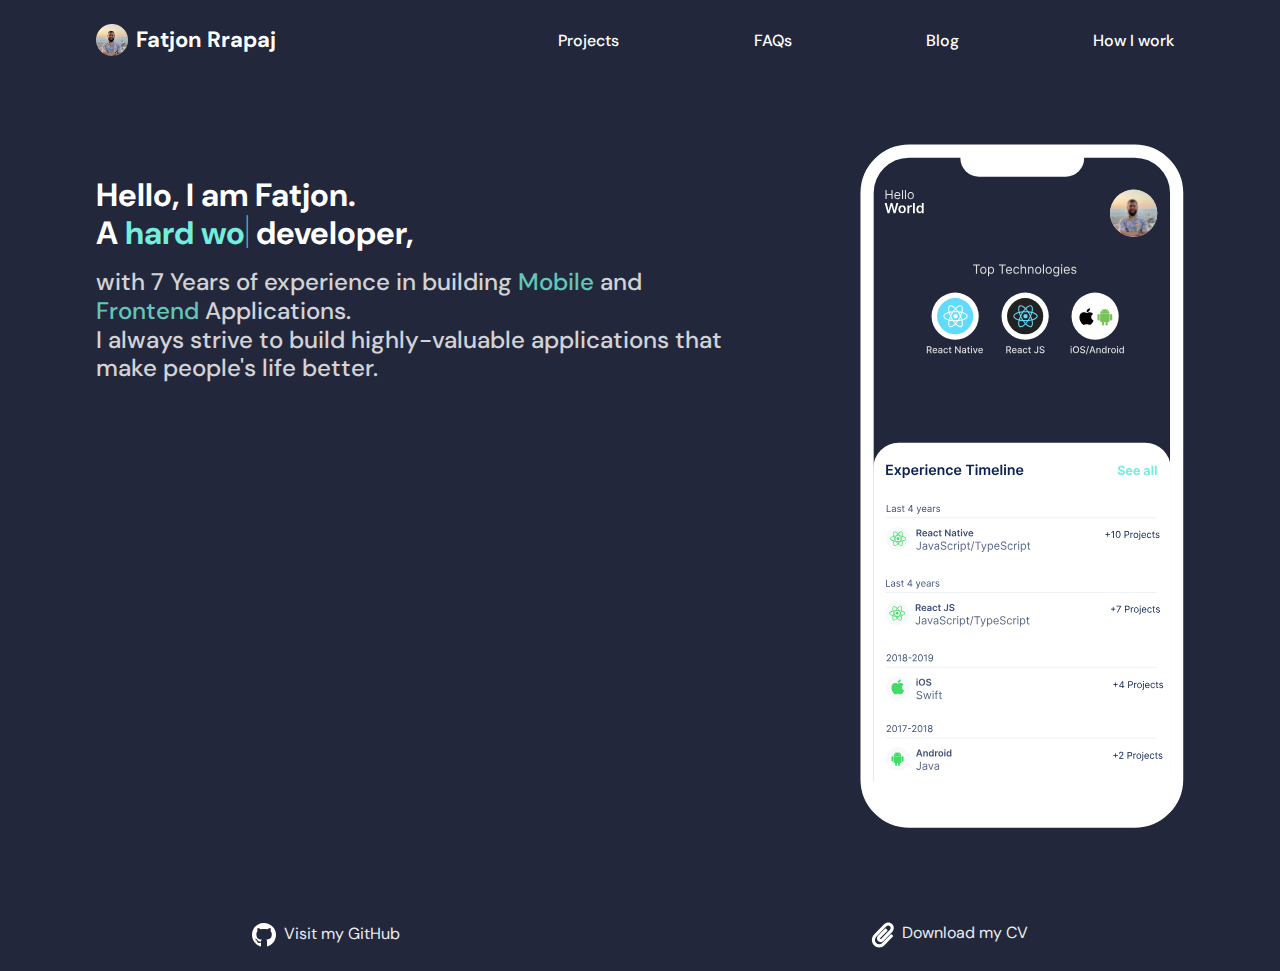
<file: index.html>
<!DOCTYPE html>
<html>
  <head>
    <title>Fatjon Rrapaj</title>
    <link
      href="https://fonts.googleapis.com/css?family=DM+Sans&display=swap"
      rel="stylesheet"
    />
    <link
      href="https://fonts.googleapis.com/css?family=DM+Sans|Fira+Mono&display=swap"
      rel="stylesheet"
    />
    <link rel="stylesheet" type="text/css" href="./styles/styles.css" />
    <link rel="stylesheet" type="text/css" href="./styles/index.css" />
    <link rel="icon" href="./assets/favicon.ico" type="image/x-icon" />
    <meta name="viewport" content="width=device-width, initial-scale=1" />
  </head>
  <body>
    <header></header>
    <main>
      <div class="typing-animation">
        Hello, I am Fatjon. <br />
        A <span></span> developer,<br />
        <div>
          with 7 Years of experience in building <span>Mobile</span> and
          <span>Frontend</span>
          Applications. <br />I always strive to build highly-valuable
          applications that make people's life better.
        </div>
      </div>
      <img class="iphoneCv" src="./assets/iphoneCV.svg" />
    </main>
    <footer>
      <a class="githubLink" href="https://github.com/FatjonRrapaj"
        ><img src="../assets/github.svg" />
        <p>Visit my GitHub</p>
      </a>
      <a class="githubLink" href="../assets/FatjonRrapajCV.pdf" download
        ><img src="../assets/attachment.svg" />
        <p>Download my CV</p>
      </a>
    </footer>
    <script type="text/javascript" src="./scripts/componentLoader.js"></script>
    <script type="text/javascript" src="./scripts/typing.js"></script>
  </body>
</html>
</file>
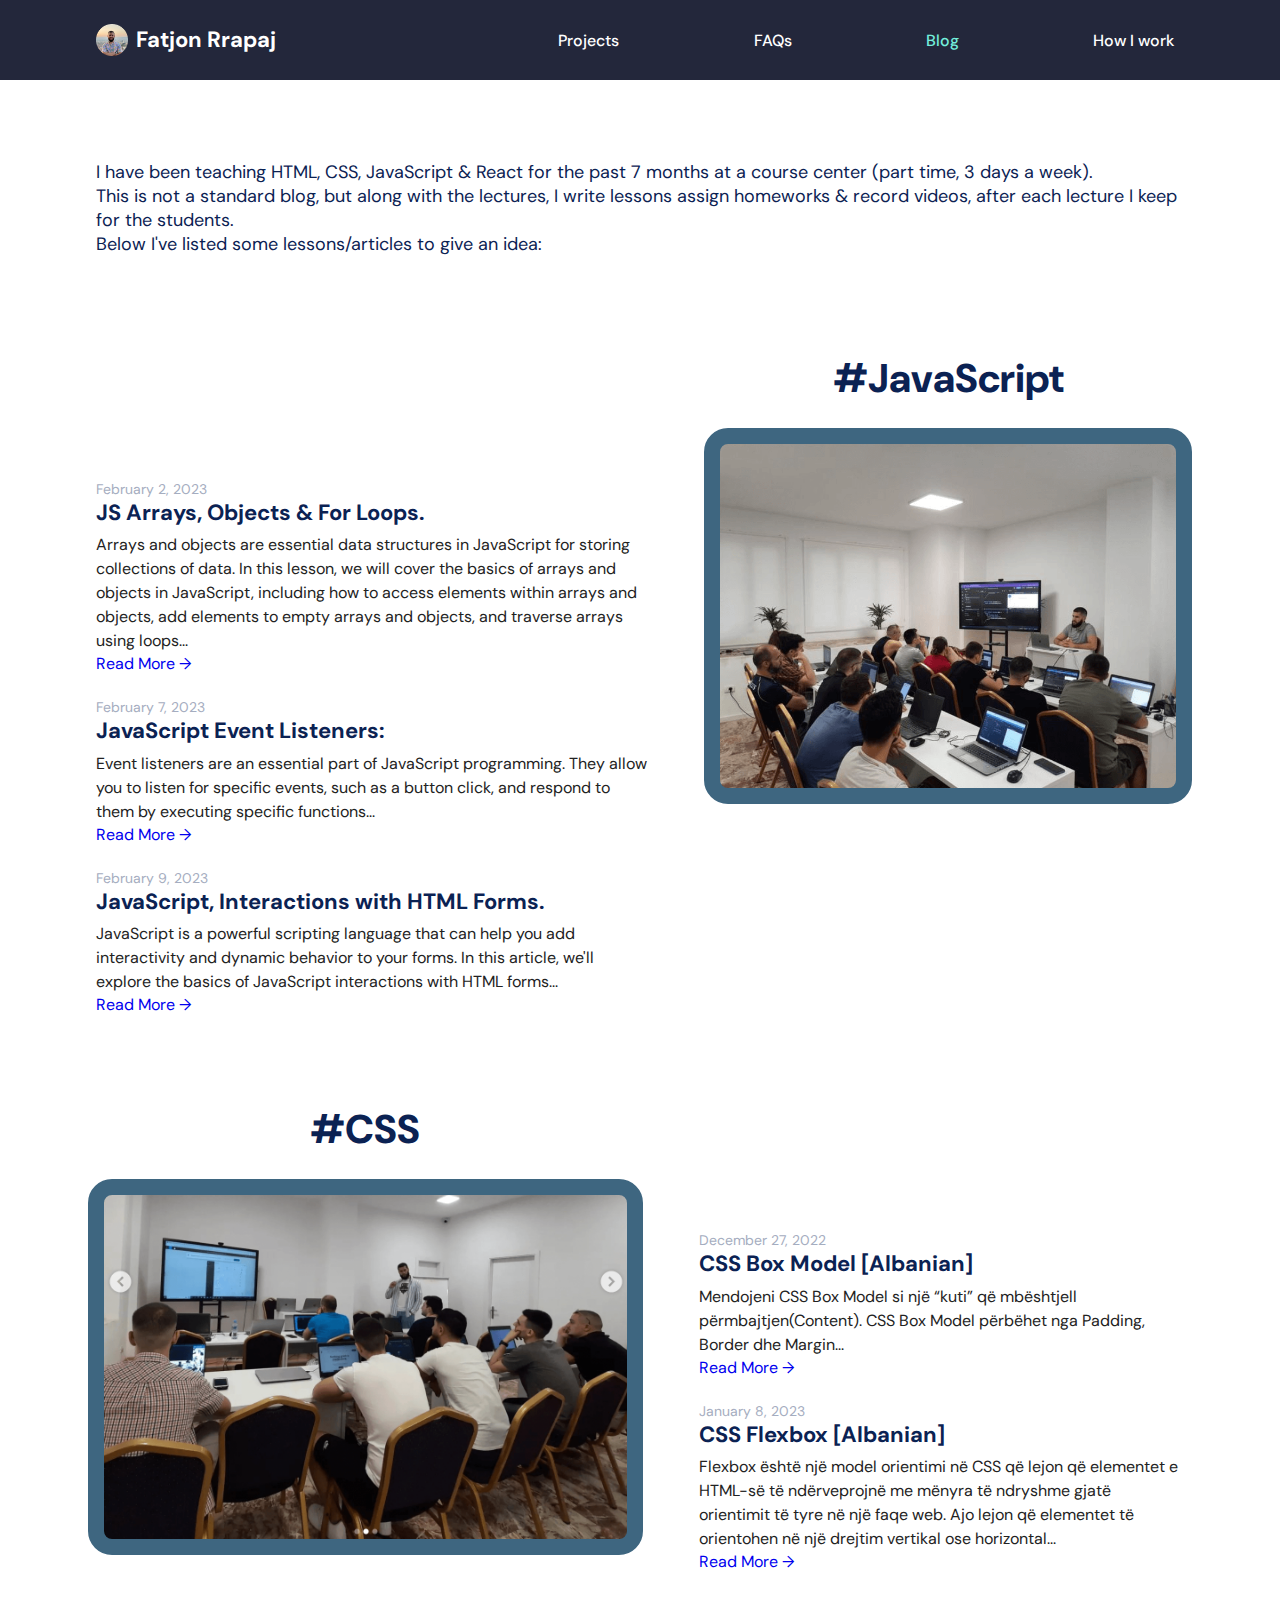
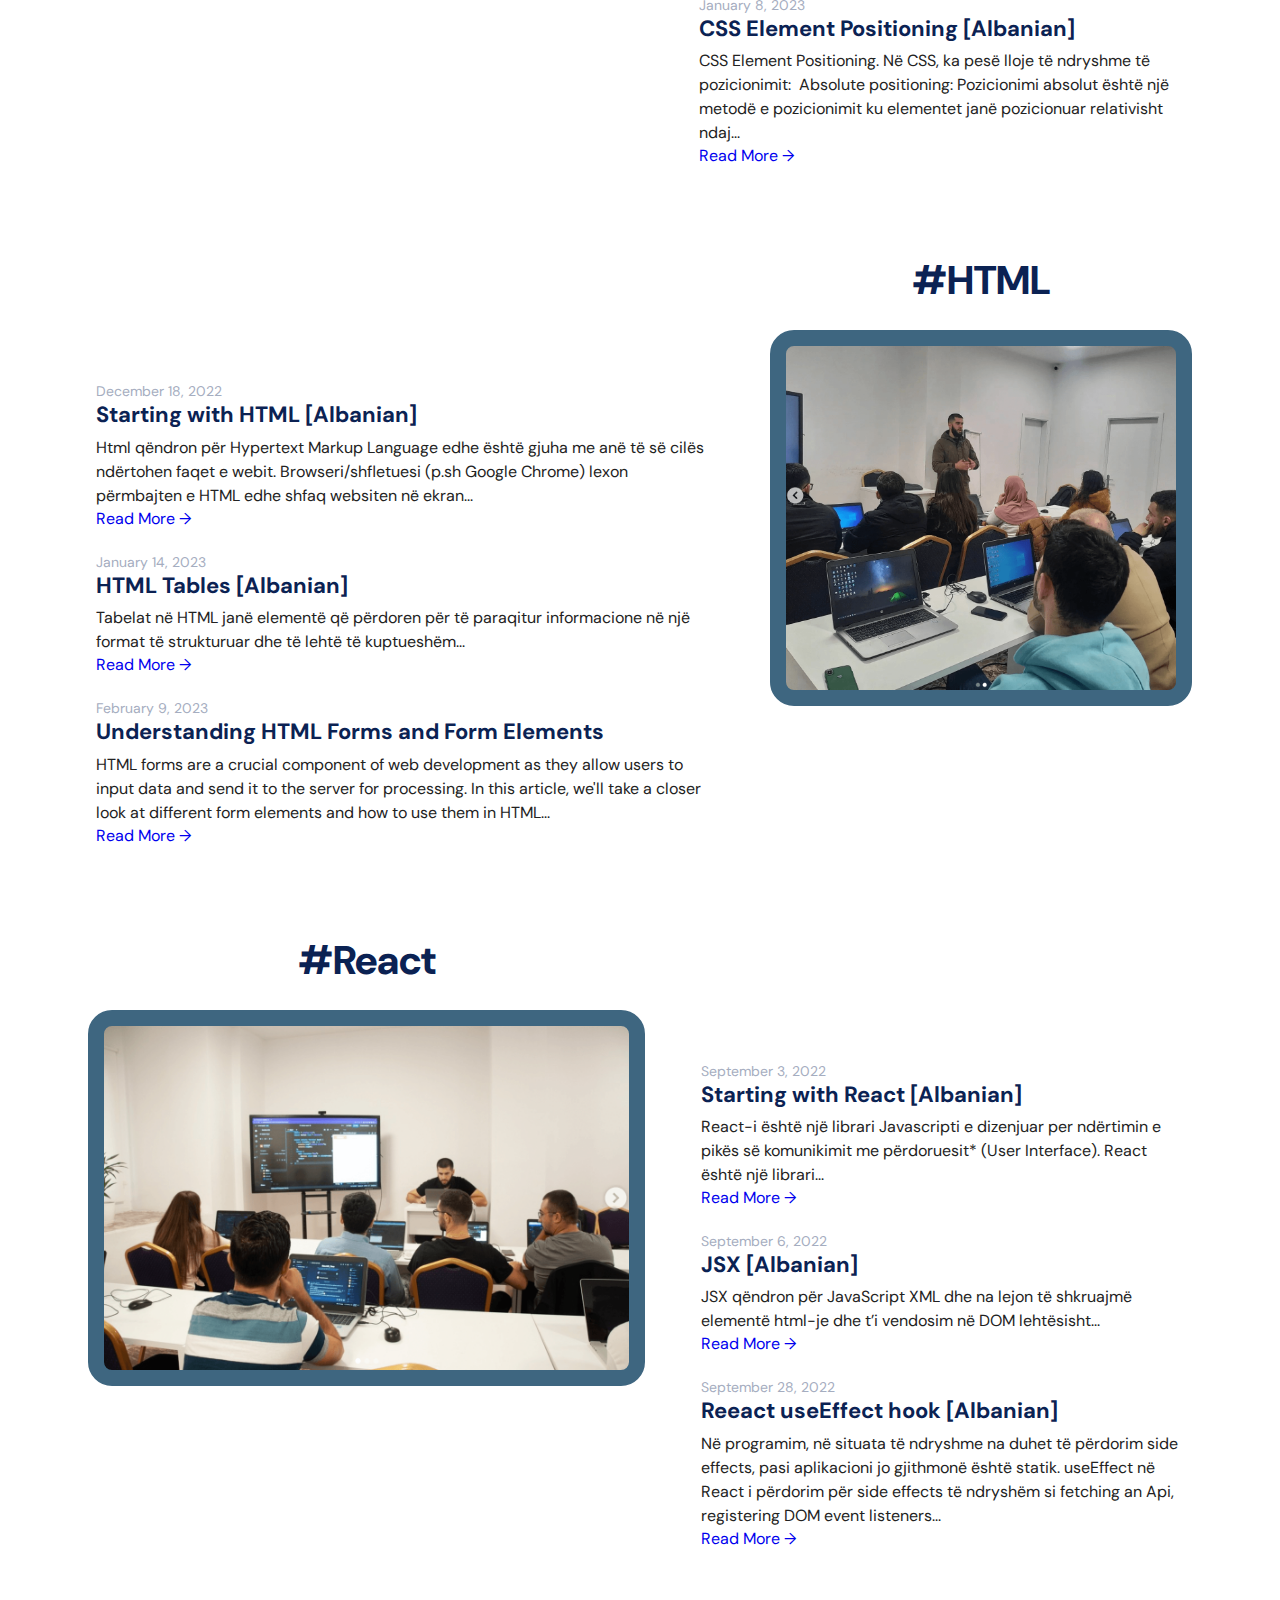
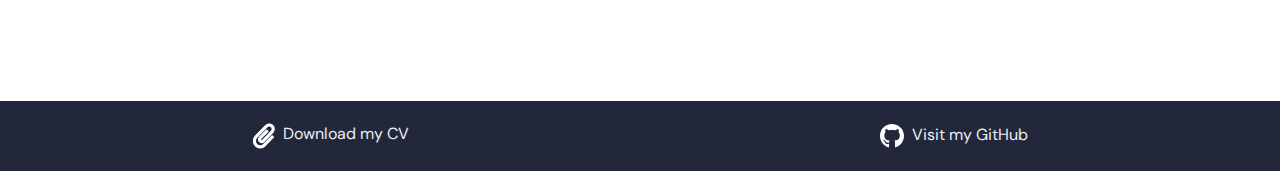
<file: blog.html>
<!DOCTYPE html>
<html>
  <head>
    <title>Fatjon Rrapaj | Blog</title>
    <link
      href="https://fonts.googleapis.com/css?family=DM+Sans&display=swap"
      rel="stylesheet"
    />
    <link
      href="https://fonts.googleapis.com/css?family=DM+Sans|Fira+Mono&display=swap"
      rel="stylesheet"
    />
    <link rel="stylesheet" type="text/css" href="./styles/styles.css" />
    <link rel="stylesheet" type="text/css" href="./styles/blog.css" />
    <link rel="icon" href="./assets/favicon.ico" type="image/x-icon" />
    <meta name="viewport" content="width=device-width, initial-scale=1" />
  </head>
  <body>
    <header></header>
    <main>
      <p class="blogDescription">
        I have been teaching HTML, CSS, JavaScript & React for the past 7 months
        at a course center (part time, 3 days a week).
        <br />
        This is not a standard blog, but along with the lectures, I write
        lessons assign homeworks & record videos, after each lecture I keep for
        the students.
        <br />
        Below I've listed some lessons/articles to give an idea:
      </p>

      <div class="lessonSectionContainer">
        <div class="lessonSectionImgContainer">
          <h2 class="courseName">#JavaScript</h2>
          <img
            class="lessonSectionImg"
            src="./assets/javascript.png"
            alt="Javascript Course"
          />
        </div>
        <ul class="lessonSectionList">
          <li>
            <p>February 2, 2023</p>
            <p>JS Arrays, Objects & For Loops.</p>
            <p>
              Arrays and objects are essential data structures in JavaScript for
              storing collections of data. In this lesson, we will cover the
              basics of arrays and objects in JavaScript, including how to
              access elements within arrays and objects, add elements to empty
              arrays and objects, and traverse arrays using loops...
            </p>
            <a
              target="_blank"
              href="https://www.dropbox.com/scl/fi/f2tdowajlhg455mnzhfoh/JS-Lesson.-Arrays-Objects-For-Loops.paper?dl=0&rlkey=vbtl036jyoehuh4k5d8mvyx9a"
              >Read More →</a
            >
          </li>
          <li>
            <p>February 7, 2023</p>
            <p>JavaScript Event Listeners:</p>
            <p>
              Event listeners are an essential part of JavaScript programming.
              They allow you to listen for specific events, such as a button
              click, and respond to them by executing specific functions...
            </p>
            <a
              target="_blank"
              href="https://www.dropbox.com/scl/fi/dw0p4yzjccer85zgo5ro7/JavaScript-Event-Listeners_.paper?dl=0&rlkey=uzjmpf9ype69nqz9mtxwxa5y9"
              >Read More →</a
            >
          </li>
          <li>
            <p>February 9, 2023</p>
            <p>JavaScript, Interactions with HTML Forms.</p>
            <p>
              JavaScript is a powerful scripting language that can help you add
              interactivity and dynamic behavior to your forms. In this article,
              we'll explore the basics of JavaScript interactions with HTML
              forms...
            </p>
            <a
              target="_blank"
              href="https://www.dropbox.com/scl/fi/c19ui8rfa41tg7grh151r/Introduction-to-JavaScript-Interactions-with-HTML-Forms.paper?dl=0&rlkey=wlb9htq3349bxxwsyc5g4m01z"
              >Read More →</a
            >
          </li>
        </ul>
      </div>

      <div class="lessonSectionContainer">
        <div class="lessonSectionImgContainer">
          <h2 class="courseName">#CSS</h2>
          <img
            class="lessonSectionImg"
            src="./assets/css.png"
            alt="HTML Course"
          />
        </div>
        <ul class="lessonSectionList">
          <li>
            <p>December 27, 2022</p>
            <p>CSS Box Model [Albanian]</p>
            <p>
              Mendojeni CSS Box Model si një “kuti” që mbështjell
              përmbajtjen(Content). CSS Box Model përbëhet nga Padding, Border
              dhe Margin...
            </p>
            <a
              target="_blank"
              href="https://www.dropbox.com/scl/fi/1w0i03ggh4w7a5yi2b68a/CSS-Box-Model.paper?dl=0&rlkey=b70cipovzzthiyfqr0uywtub6"
              >Read More →</a
            >
          </li>
          <li>
            <p>January 8, 2023</p>
            <p>​CSS Flexbox [Albanian]</p>
            <p>
              Flexbox është një model orientimi në CSS që lejon që elementet e
              HTML-së të ndërveprojnë me mënyra të ndryshme gjatë orientimit të
              tyre në një faqe web. Ajo lejon që elementet të orientohen në një
              drejtim vertikal ose horizontal...
            </p>
            <a
              target="_blank"
              href="https://www.dropbox.com/scl/fi/i06safcax5w5vdml4vxc6/CSS-Flexbox.paper?dl=0&rlkey=sn8sql7w7ifmt4cblxqzn8oqr"
              >Read More →</a
            >
          </li>

          <li>
            <p>January 8, 2023</p>
            <p>CSS Element Positioning [Albanian]</p>
            <p>
              ​​CSS Element Positioning. ​​Në CSS, ka pesë lloje të ndryshme të
              pozicionimit: ​​ ​​Absolute positioning: Pozicionimi absolut është
              një metodë e pozicionimit ku elementet janë pozicionuar
              relativisht ndaj...
            </p>
            <a
              target="_blank"
              href="https://www.dropbox.com/scl/fi/6qe6g8c6czd7m8477hven/CSS-Element-Positioning..paper?dl=0&rlkey=m5v8uswlzx8vit34ybxtln3za"
              >Read More →</a
            >
          </li>
        </ul>
      </div>

      <div class="lessonSectionContainer">
        <div class="lessonSectionImgContainer">
          <h2 class="courseName">#HTML</h2>
          <img
            class="lessonSectionImg"
            src="./assets/html.png"
            alt="HTML Course"
          />
        </div>
        <ul class="lessonSectionList">
          <li>
            <p>December 18, 2022</p>
            <p>Starting with HTML [Albanian]</p>
            <p>
              Html qëndron për Hypertext Markup Language edhe është gjuha me anë
              të së cilës ndërtohen faqet e webit. Browseri/shfletuesi (p.sh
              Google Chrome) lexon përmbajten e HTML edhe shfaq websiten në
              ekran...
            </p>
            <a
              target="_blank"
              href="https://www.dropbox.com/scl/fi/wkylyhjum8yrbairb2i57/Hyrje-n-HTML.paper?dl=0&rlkey=vqypv8loihx2a8j6p49p8zw1y"
              >Read More →</a
            >
          </li>
          <li>
            <p>January 14, 2023</p>
            <p>​​HTML Tables [Albanian]</p>
            <p>
              ​​Tabelat në HTML janë elementë që përdoren për të paraqitur
              informacione në një format të strukturuar dhe të lehtë të
              kuptueshëm...
            </p>
            <a
              target="_blank"
              href="https://www.dropbox.com/scl/fi/43zb2crozwotdg5czqek7/HTML-Tables.paper?dl=0&rlkey=ktebd3szlnefa5sxqevwv23e8"
              >Read More →</a
            >
          </li>

          <li>
            <p>February 9, 2023</p>
            <p>Understanding HTML Forms and Form Elements</p>
            <p>
              ​​HTML forms are a crucial component of web development as they
              allow users to input data and send it to the server for
              processing. In this article, we'll take a closer look at different
              form elements and how to use them in HTML...
            </p>
            <a
              target="_blank"
              href="https://www.dropbox.com/scl/fi/7v90wwysu9mctm11wwv3r/Understanding-HTML-Forms-and-Form-Elements.paper?dl=0&rlkey=zh0t0gr2j4802c5dide0jqwu9"
              >Read More →</a
            >
          </li>
        </ul>
      </div>

      <div class="lessonSectionContainer">
        <div class="lessonSectionImgContainer">
          <h2 class="courseName">#React</h2>
          <img
            class="lessonSectionImg"
            src="./assets/react.png"
            alt="React Course"
          />
        </div>
        <ul class="lessonSectionList">
          <li>
            <p>September 3, 2022</p>
            <p>Starting with React [Albanian]</p>
            <p>
              React-i është një librari Javascripti e dizenjuar per ndërtimin e
              pikës së komunikimit me përdoruesit* (User Interface). React është
              një librari...
            </p>
            <a
              target="_blank"
              href="https://www.dropbox.com/scl/fi/2ekwsl54yum32x384i3ti/Hyrje-n-React.paper?dl=0&rlkey=0bap4mwekamzj27oxs6yoyp4v"
              >Read More →</a
            >
          </li>
          <li>
            <p>September 6, 2022</p>
            <p>JSX [Albanian]</p>
            <p>
              JSX qëndron për JavaScript XML dhe na lejon të shkruajmë elementë
              html-je dhe t’i vendosim në DOM lehtësisht...
            </p>
            <a
              target="_blank"
              href="https://www.dropbox.com/scl/fi/qeqt3ky090qczac6eep8z/JSX.paper?dl=0&rlkey=ypjiu9fw6pj5cpeb8w5ox7k7a"
              >Read More →</a
            >
          </li>
          <li>
            <p>September 28, 2022</p>
            <p>Reeact useEffect hook [Albanian]</p>
            <p>
              ​​Në programim, në situata të ndryshme na duhet të përdorim side
              effects, pasi aplikacioni jo gjithmonë është statik. ​​useEffect
              në React i përdorim për side effects të ndryshëm si fetching an
              Api, registering DOM event listeners...
            </p>
            <a
              target="_blank"
              href="https://www.dropbox.com/scl/fi/fozm05u25fso3w10atajz/React-useEffect-hook.paper?dl=0&rlkey=cbu1pommjak5afvoc9fsj8iac"
              >Read More →</a
            >
          </li>
        </ul>
      </div>
    </main>
    <footer>
      <a class="githubLink" href="../assets/FatjonRrapajCV.pdf" download
        ><img src="../assets/attachment.svg" /> Download my CV
      </a>

      <a class="githubLink" href="https://github.com/FatjonRrapaj"
        ><img src="../assets/github.svg" /> Visit my GitHub
      </a>
    </footer>
    <script type="text/javascript" src="./scripts/componentLoader.js"></script>
  </body>
</html>
</file>
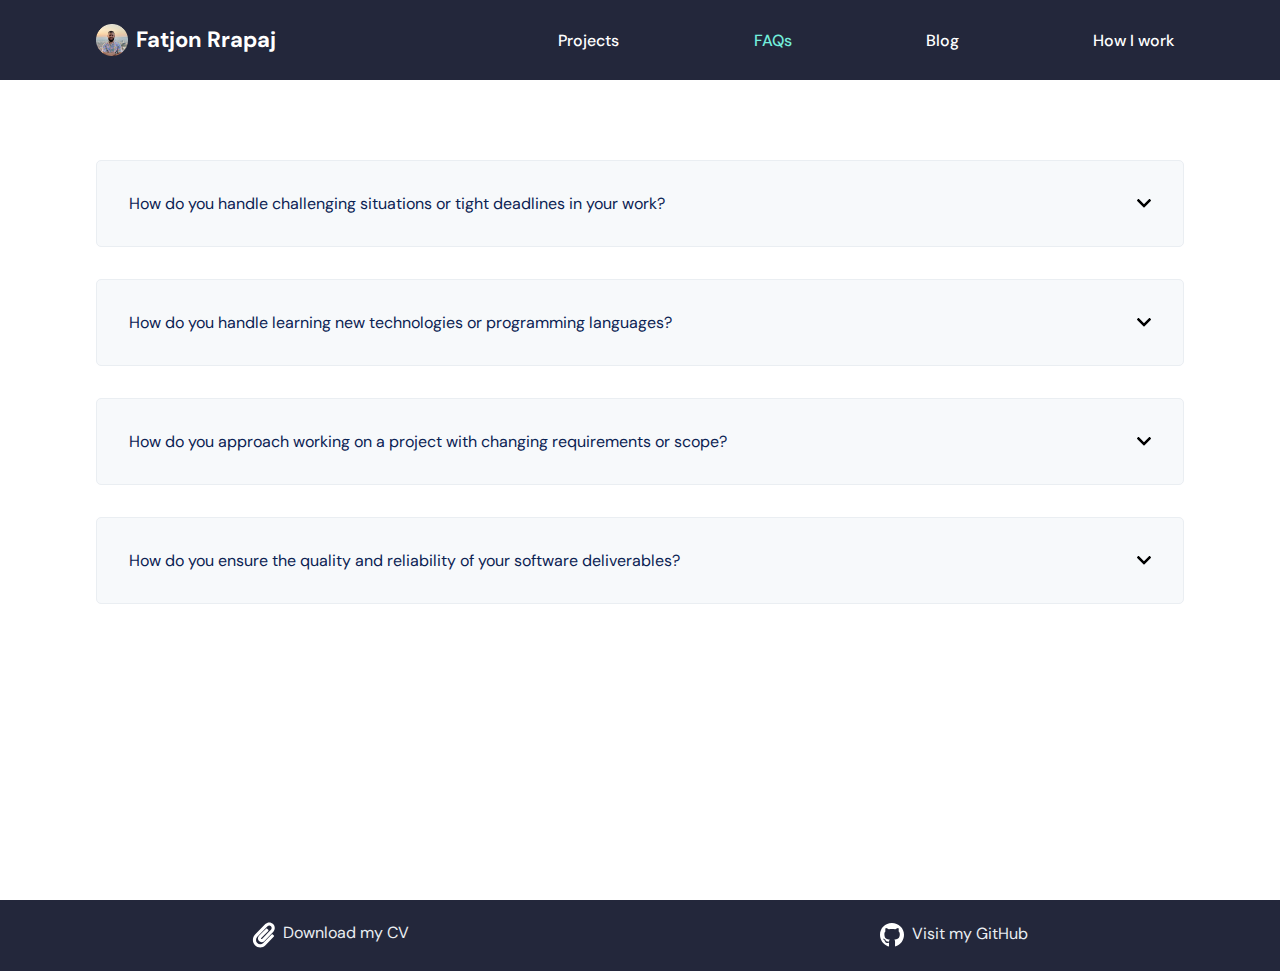
<file: faqs.html>
<!DOCTYPE html>
<html>
  <head>
    <title>Fatjon Rrapaj | FAQs</title>
    <link
      href="https://fonts.googleapis.com/css?family=DM+Sans&display=swap"
      rel="stylesheet"
    />
    <link
      href="https://fonts.googleapis.com/css?family=DM+Sans|Fira+Mono&display=swap"
      rel="stylesheet"
    />
    <link rel="stylesheet" type="text/css" href="./styles/styles.css" />
    <link rel="stylesheet" type="text/css" href="./styles/faq.css" />
    <link rel="icon" href="./assets/favicon.ico" type="image/x-icon" />
    <meta name="viewport" content="width=device-width, initial-scale=1" />
  </head>
  <body>
    <header></header>
    <main>
      <div class="collapsible">
        <div class="title">
          <span>
            How do you handle challenging situations or tight deadlines in your
            work?
          </span>
          <img src="./assets/chevron.svg" />
        </div>
        <div class="content">
          When faced with challenging situations or tight deadlines, I rely on
          my ability to prioritize tasks, stay organized, and maintain clear
          communication with stakeholders. I understand the importance of
          managing expectations and am comfortable seeking clarification or
          additional resources when needed. Additionally, I thrive under
          pressure and am motivated to find creative solutions to overcome
          obstacles and deliver high-quality results within the given
          constraints.
        </div>
      </div>

      <div class="collapsible">
        <div class="title">
          <span>
            How do you handle learning new technologies or programming
            languages?
          </span>
          <img src="./assets/chevron.svg" />
        </div>
        <div class="content">
          I am a strong believer in continuous learning and professional
          development. When it comes to learning new technologies or programming
          languages, I am proactive in seeking out resources such as online
          courses, documentation, and tutorials. I also enjoy engaging with
          developer communities and forums to exchange knowledge and learn from
          others' experiences. My adaptable nature and experience in working
          with different technologies enable me to quickly grasp new concepts
          and apply them effectively.
        </div>
      </div>

      <div class="collapsible">
        <div class="title">
          <span>
            How do you approach working on a project with changing requirements
            or scope?
          </span>
          <img src="./assets/chevron.svg" />
        </div>
        <div class="content">
          When faced with changing requirements or scope in a project, I believe
          in maintaining flexibility and adaptability. I understand that
          evolving needs are a natural part of the software development process.
          In such situations, I proactively communicate with stakeholders to
          understand the reasons behind the changes and the impact on the
          project timeline and deliverables. I then collaborate with the team to
          assess the feasibility of the adjustments and prioritize tasks
          accordingly. By maintaining open communication and embracing change, I
          ensure that the project remains on track and aligned with the evolving
          needs of the organization.
        </div>
      </div>
      <div class="collapsible">
        <div class="title">
          <span
            >How do you ensure the quality and reliability of your software
            deliverables?
          </span>
          <img src="./assets/chevron.svg" />
        </div>
        <div class="content">
          Ensuring the quality and reliability of software deliverables is of
          utmost importance to me. I follow a comprehensive approach that
          includes various practices and techniques. Firstly, I engage in
          thorough testing, including unit testing, integration testing, and
          end-to-end testing, to identify and address any issues or bugs. I also
          believe in conducting regular code reviews to promote best coding
          practices, maintain code consistency, and identify potential areas for
          improvement. Additionally, I actively stay updated with industry
          standards, emerging technologies, and best practices to incorporate
          the latest advancements into my work. By prioritizing quality
          assurance throughout the development lifecycle, I strive to deliver
          software that meets or exceeds the expectations of stakeholders.
        </div>
      </div>
    </main>
    <footer>
      <a class="githubLink" href="../assets/FatjonRrapajCV.pdf" download
        ><img src="../assets/attachment.svg" /> Download my CV</a
      >

      <a class="githubLink" href="https://github.com/FatjonRrapaj"
        ><img src="../assets/github.svg" /> Visit my GitHub
      </a>
    </footer>
    <script type="text/javascript" src="./scripts/componentLoader.js"></script>
    <script type="text/javascript" src="./scripts/faq.js"></script>
  </body>
</html>
</file>
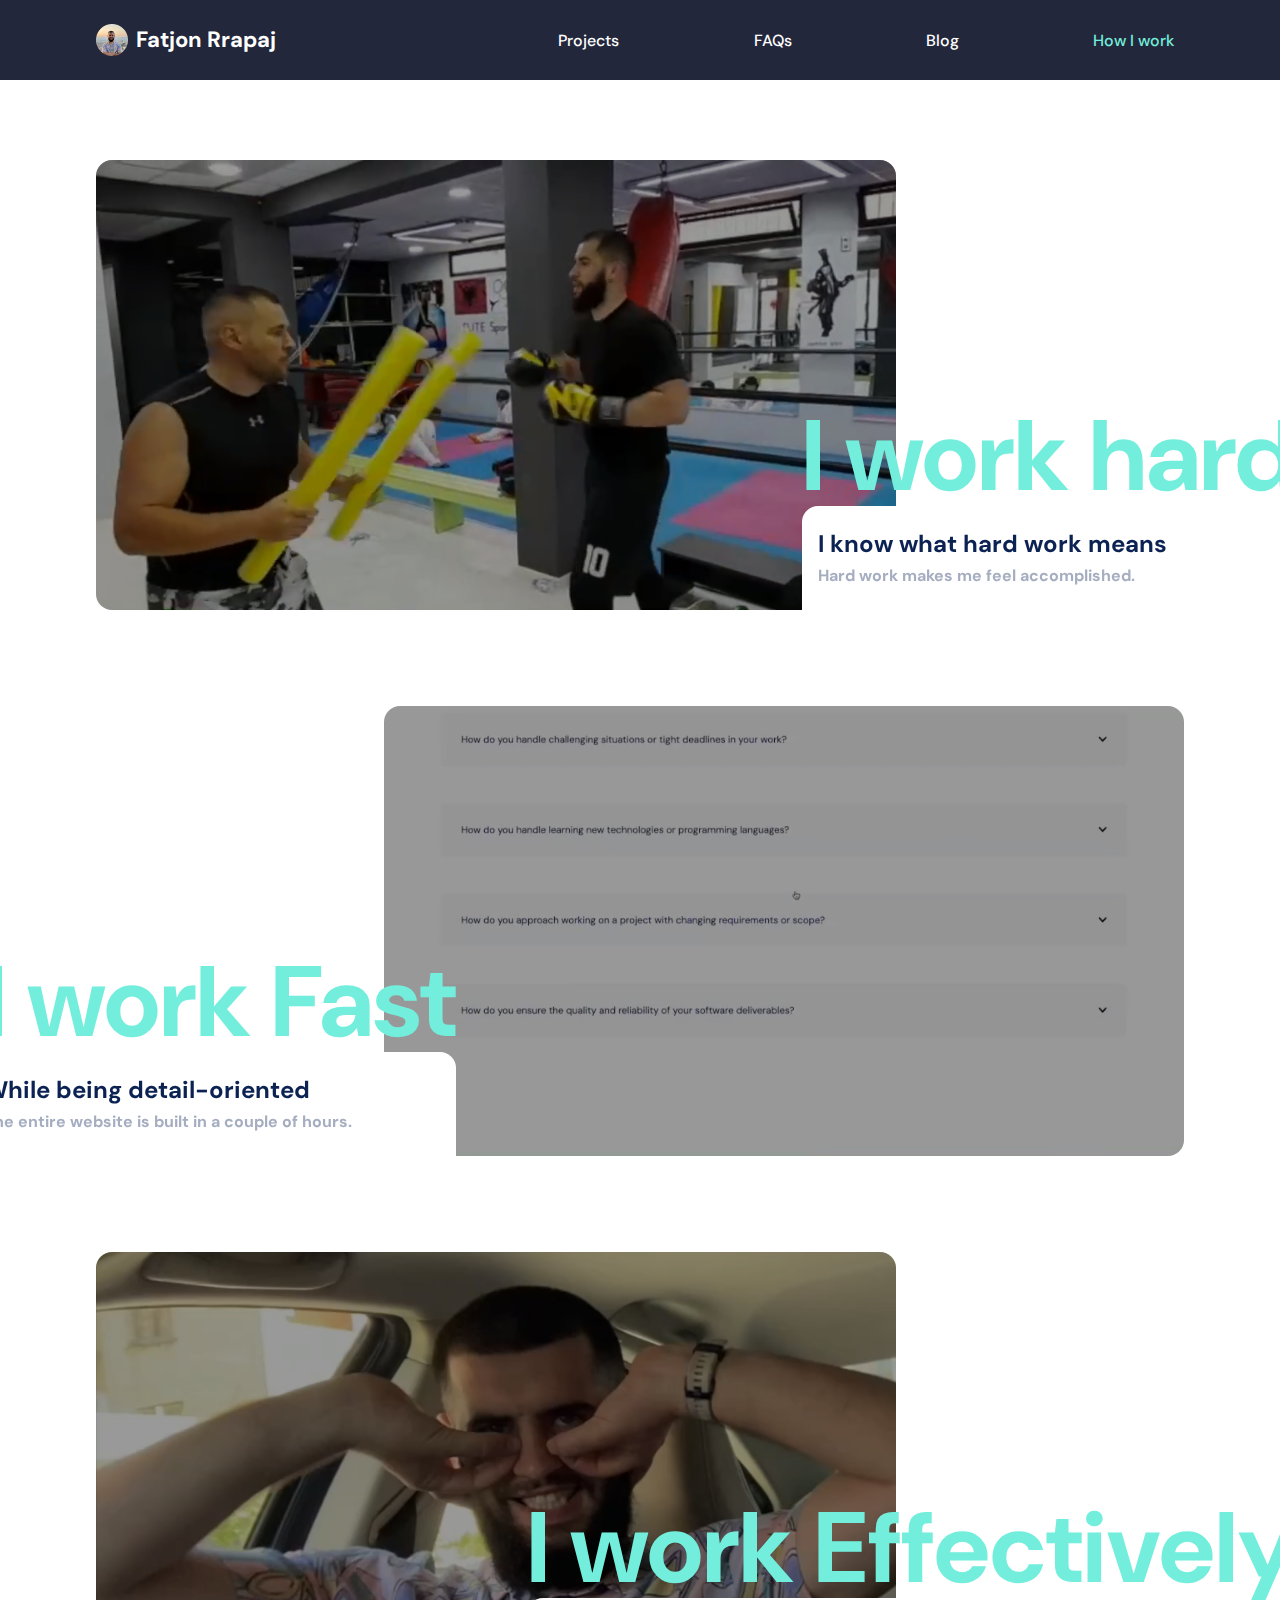
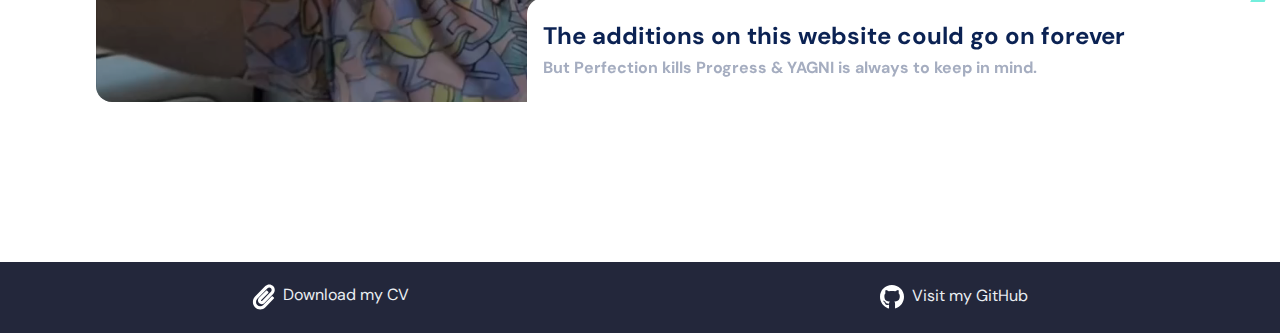
<file: how-i-work.html>
<!DOCTYPE html>
<html>
  <head>
    <title>Fatjon Rrapaj | How I Work</title>
    <link
      href="https://fonts.googleapis.com/css?family=DM+Sans&display=swap"
      rel="stylesheet"
    />
    <link
      href="https://fonts.googleapis.com/css?family=DM+Sans|Fira+Mono&display=swap"
      rel="stylesheet"
    />
    <link rel="stylesheet" type="text/css" href="./styles/styles.css" />
    <link rel="stylesheet" type="text/css" href="./styles/work.css" />
    <link rel="icon" href="./assets/favicon.ico" type="image/x-icon" />
    <meta name="viewport" content="width=device-width, initial-scale=1" />
  </head>
  <body>
    <header></header>

    <main>
      <div class="videoContainer">
        <video class="video" autoplay loop muted>
          <source src="./assets/hardWork.mp4" type="video/mp4" />
        </video>
        <div class="videoOverlay"></div>
        <div class="videoText">
          <p>I work hard</p>
          <p>I know what hard work means</p>
          <p>Hard work makes me feel accomplished.</p>
        </div>
      </div>
      <div class="videoContainer">
        <video class="video" autoplay loop muted>
          <source src="./assets/site.mp4" type="video/mp4" />
        </video>
        <div class="videoOverlay"></div>
        <div class="videoText">
          <p>I work Fast</p>
          <p>While being detail-oriented</p>
          <p>The entire website is built in a couple of hours.</p>
        </div>
      </div>
      <div class="videoContainer">
        <video class="video" autoplay loop muted>
          <source src="./assets/effectively.mp4" type="video/mp4" />
        </video>
        <div class="videoOverlay"></div>
        <div class="videoText">
          <p>I work Effectively</p>
          <p>The additions on this website could go on forever</p>
          <p>
            But Perfection kills Progress & YAGNI is always to keep in mind.
          </p>
        </div>
      </div>
    </main>
    <footer>
      <a class="githubLink" href="../assets/FatjonRrapajCV.pdf" download
        ><img src="../assets/attachment.svg" /> Download my CV</a
      >

      <a class="githubLink" href="https://github.com/FatjonRrapaj"
        ><img src="../assets/github.svg" /> Visit my GitHub
      </a>
    </footer>
    <script type="text/javascript" src="./scripts/componentLoader.js"></script>
  </body>
</html>
</file>
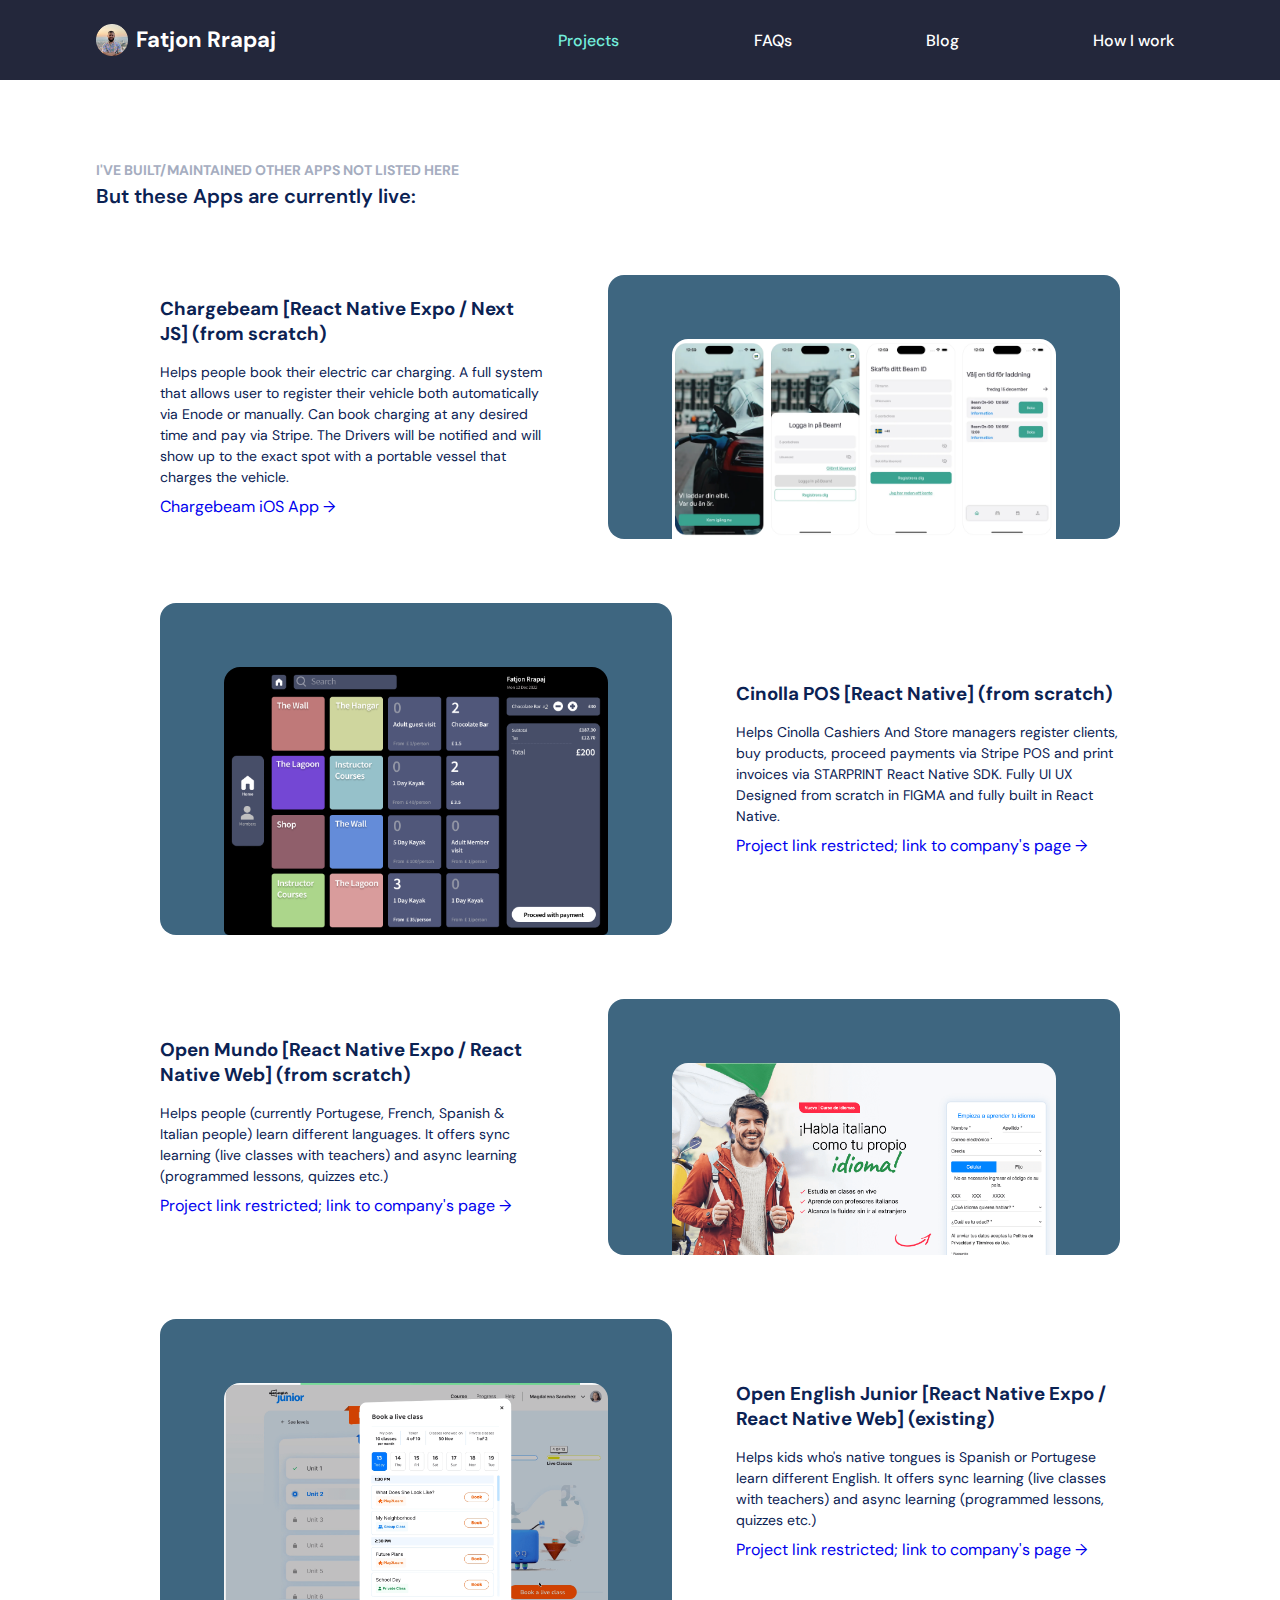
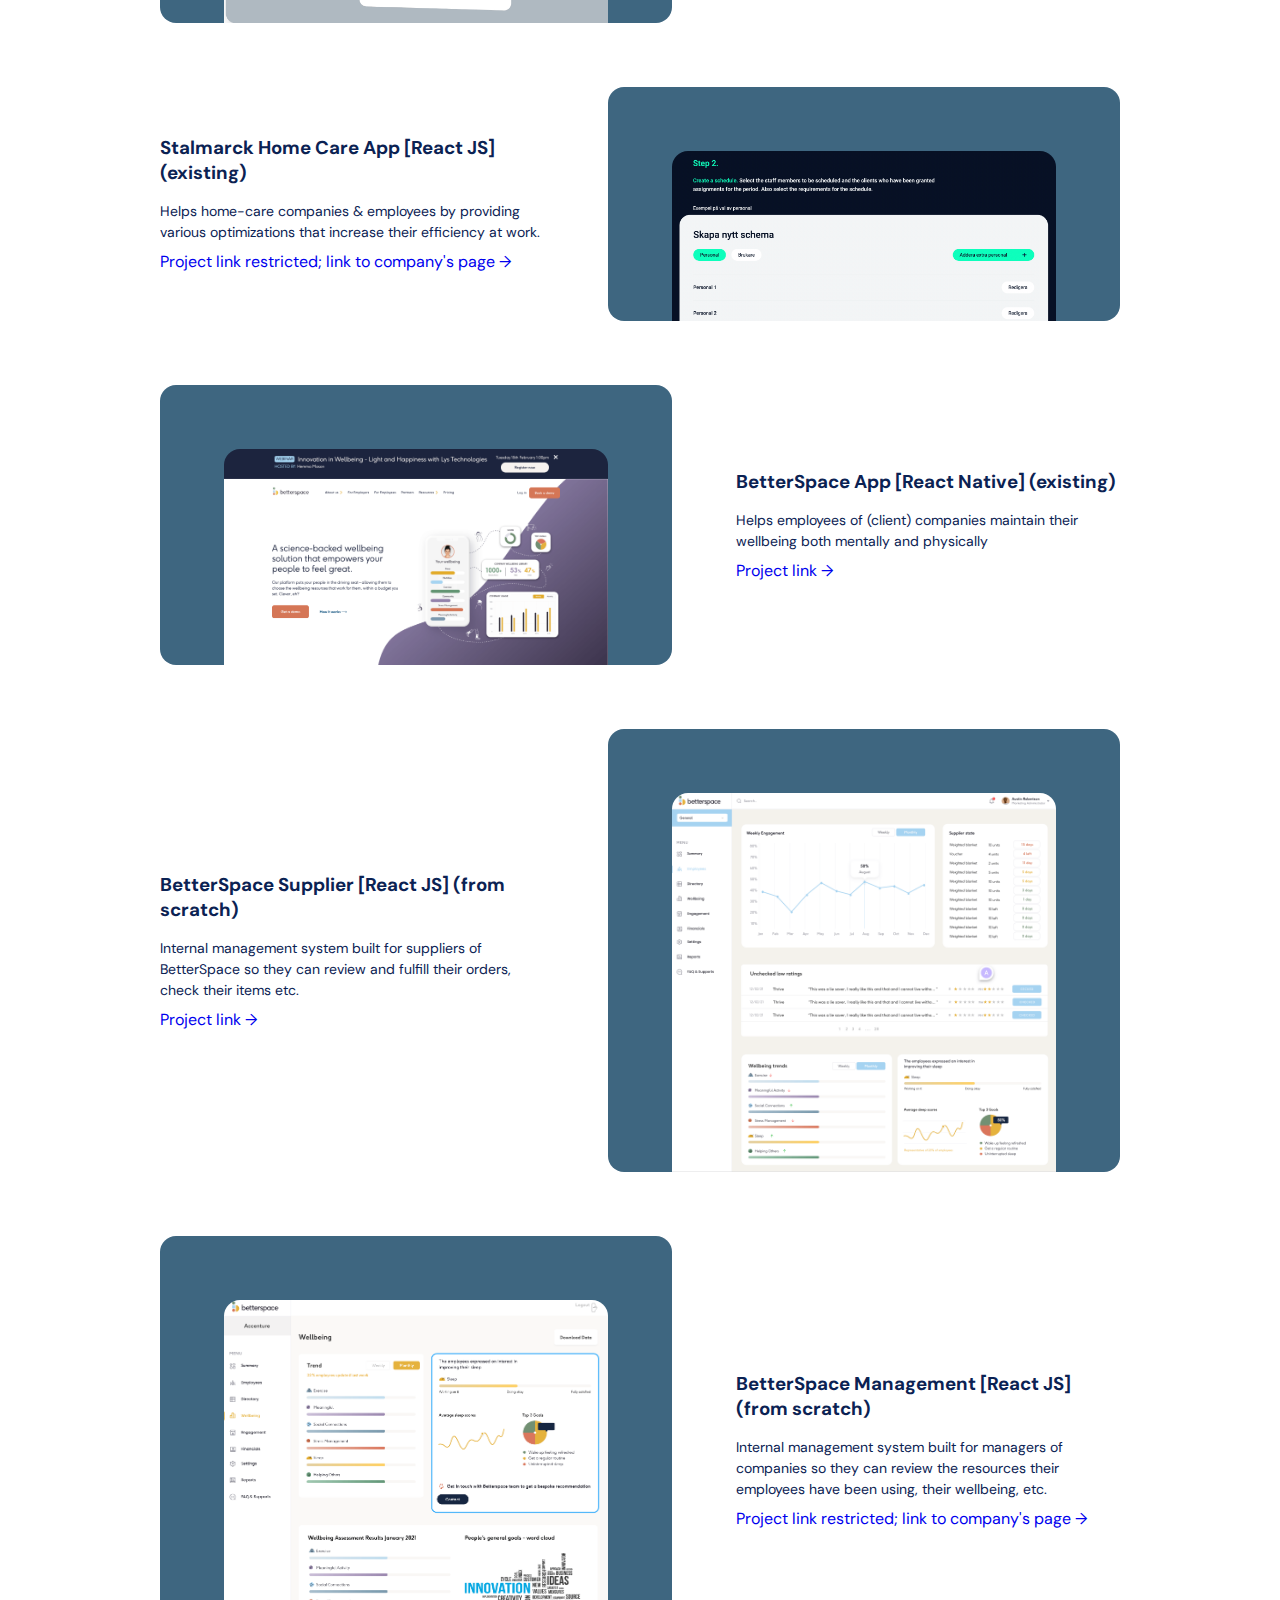
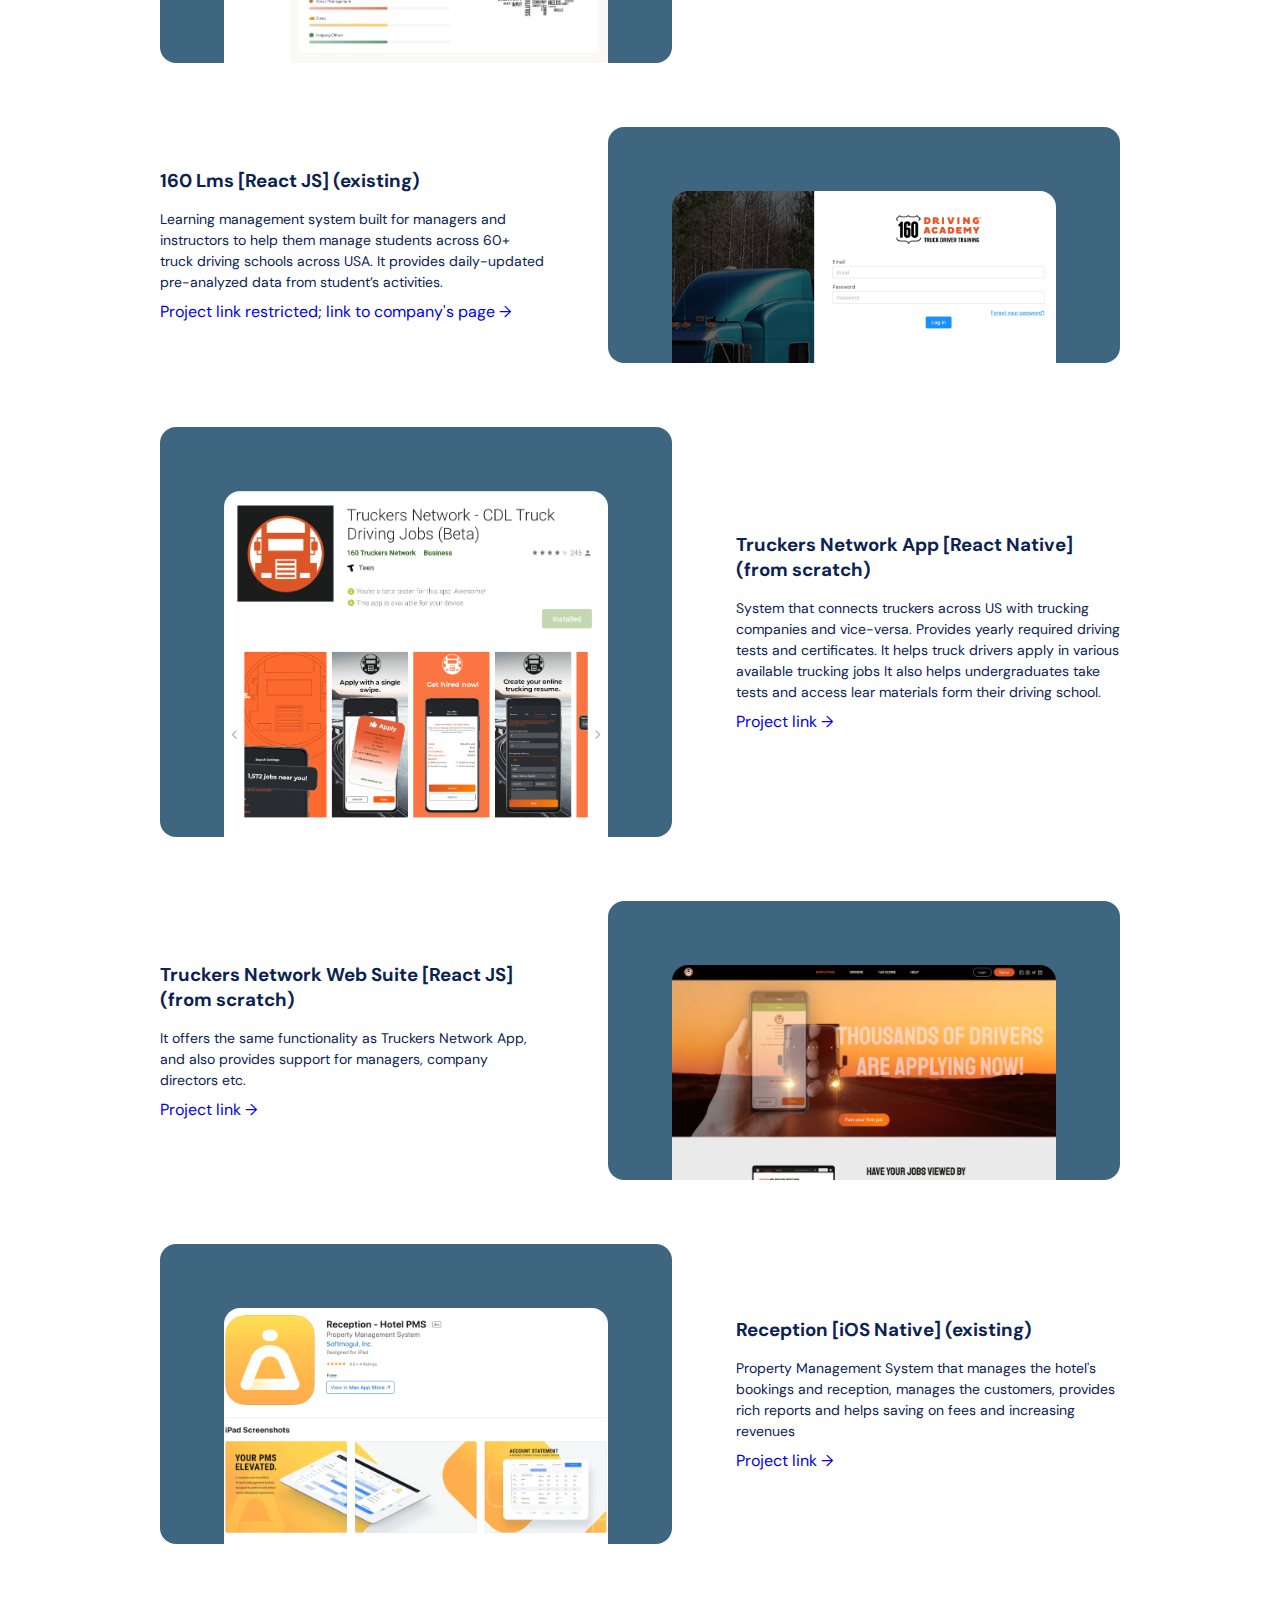
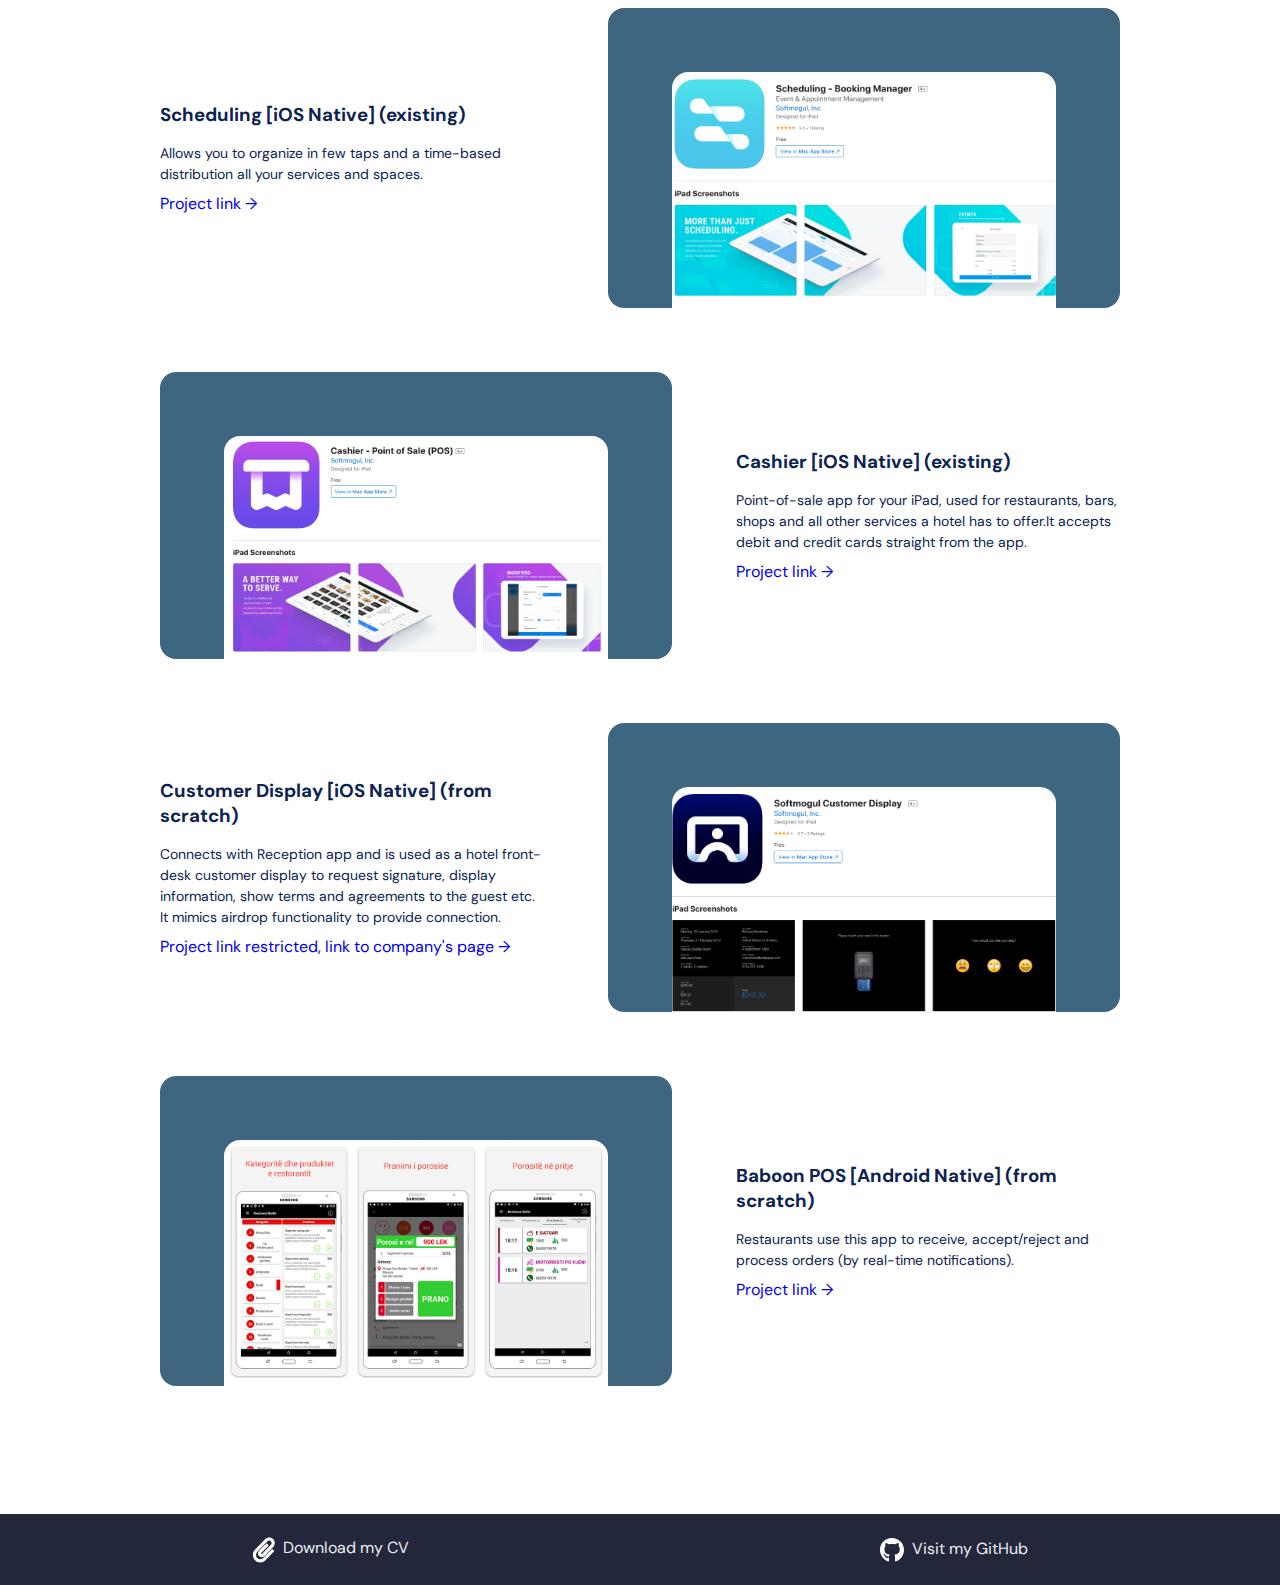
<file: projects.html>
<!DOCTYPE html>
<html>
  <head>
    <title>Fatjon Rrapaj | Projects</title>
    <link
      href="https://fonts.googleapis.com/css?family=DM+Sans&display=swap"
      rel="stylesheet"
    />
    <link
      href="https://fonts.googleapis.com/css?family=DM+Sans|Fira+Mono&display=swap"
      rel="stylesheet"
    />
    <link rel="stylesheet" type="text/css" href="./styles/styles.css" />
    <link rel="stylesheet" type="text/css" href="./styles/projects.css" />
    <link rel="icon" href="./assets/favicon.ico" type="image/x-icon" />
    <meta name="viewport" content="width=device-width, initial-scale=1" />
  </head>
  <body>
    <header></header>

    <main>
      <p class="otherApps">I'VE BUILT/MAINTAINED OTHER APPS NOT LISTED HERE</p>
      <p class="currentlyLive">But these Apps are currently live:</p>
      <div class="projects-container">
        <div class="project">
          <div class="project-text">
            <h3>Chargebeam [React Native Expo / Next JS] (from scratch)</h3>
            <p>
              Helps people book their electric car charging. A full system that
              allows user to register their vehicle both automatically via Enode
              or manually. Can book charging at any desired time and pay via
              Stripe. The Drivers will be notified and will show up to the exact
              spot with a portable vessel that charges the vehicle.
            </p>
            <a
              target="_blank"
              href="https://apps.apple.com/no/app/chargebeam/id6474302849"
              >Chargebeam iOS App →</a
            >
          </div>
          <div class="project-image">
            <img src="./assets/chargeBeam.png" alt="Charge Beam App" />
          </div>
        </div>
        <div class="project">
          <div class="project-image">
            <img src="./assets/cinolla.png" alt="Chinolla POS App" />
          </div>
          <div class="project-text">
            <h3>Cinolla POS [React Native] (from scratch)</h3>
            <p>
              Helps Cinolla Cashiers And Store managers register clients, buy
              products, proceed payments via Stripe POS and print invoices via
              STARPRINT React Native SDK. Fully UI UX Designed from scratch in
              FIGMA and fully built in React Native.
            </p>
            <a target="_blank" href="https://www.cinolla.com/"
              >Project link restricted; link to company's page →</a
            >
          </div>
        </div>
        <div class="project">
          <div class="project-text">
            <h3>
              Open Mundo [React Native Expo / React Native Web] (from scratch)
            </h3>
            <p>
              Helps people (currently Portugese, French, Spanish & Italian
              people) learn different languages. It offers sync learning (live
              classes with teachers) and async learning (programmed lessons,
              quizzes etc.)
            </p>
            <a target="_blank" href="https://www.openenglish.com/open-mundo/"
              >Project link restricted; link to company's page →</a
            >
          </div>
          <div class="project-image">
            <img src="./assets/oM.png" alt="Open Mundo" />
          </div>
        </div>

        <div class="project">
          <div class="project-image">
            <img src="./assets/oeJr.png" alt="Open English Junior" />
          </div>
          <div class="project-text">
            <h3>
              Open English Junior [React Native Expo / React Native Web]
              (existing)
            </h3>
            <p>
              Helps kids who's native tongues is Spanish or Portugese learn
              different English. It offers sync learning (live classes with
              teachers) and async learning (programmed lessons, quizzes etc.)
            </p>
            <a target="_blank" href="https://www.openenglish.com/junior/"
              >Project link restricted; link to company's page →</a
            >
          </div>
        </div>

        <div class="project">
          <div class="project-text">
            <h3>Stalmarck Home Care App [React JS] (existing)</h3>
            <p>
              Helps home-care companies & employees by providing various
              optimizations that increase their efficiency at work.
            </p>
            <a
              target="_blank"
              href="https://www.stalmarck.com/en/scheduling.html"
              >Project link restricted; link to company's page →</a
            >
          </div>
          <div class="project-image">
            <img src="./assets/stm.png" alt="Stalmarck Resource Optimization" />
          </div>
        </div>

        <div class="project">
          <div class="project-image">
            <img src="./assets/bs.png" alt="Betterspace Web" />
          </div>
          <div class="project-text">
            <h3>BetterSpace App [React Native] (existing)</h3>
            <p>
              Helps employees of (client) companies maintain their wellbeing
              both mentally and physically
            </p>
            <a
              target="_blank"
              href="https://apps.apple.com/gb/app/betterspace/id1492803107"
              >Project link →</a
            >
          </div>
        </div>

        <div class="project">
          <div class="project-text">
            <h3>BetterSpace Supplier [React JS] (from scratch)</h3>
            <p>
              Internal management system built for suppliers of BetterSpace so
              they can review and fulfill their orders, check their items etc.
            </p>
            <a target="_blank" href="https://supplier.betterspace.uk/login"
              >Project link →</a
            >
          </div>

          <div class="project-image">
            <img src="./assets/bsSupplier.png" alt="BetterSpace Supplier" />
          </div>
        </div>

        <div class="project">
          <div class="project-image">
            <img src="./assets/bsManagement.png" alt="Betterspace Supplier" />
          </div>

          <div class="project-text">
            <h3>BetterSpace Management [React JS] (from scratch)</h3>
            <p>
              Internal management system built for managers of companies so they
              can review the resources their employees have been using, their
              wellbeing, etc.
            </p>
            <a target="_blank" href=" https://www.betterspace.uk/"
              >Project link restricted; link to company's page →</a
            >
          </div>
        </div>

        <div class="project">
          <div class="project-text">
            <h3>160 Lms [React JS] (existing)</h3>
            <p>
              Learning management system built for managers and instructors to
              help them manage students across 60+ truck driving schools across
              USA. It provides daily-updated pre-analyzed data from student’s
              activities.
            </p>
            <a target="_blank" href="https://www.160drivingacademy.com/"
              >Project link restricted; link to company's page →</a
            >
          </div>
          <div class="project-image">
            <img src="./assets/tnLMS.png" alt="160 LMS" />
          </div>
        </div>

        <div class="project">
          <div class="project-image">
            <img src="./assets/tnApp.png" alt="Trucker's Network App" />
          </div>
          <div class="project-text">
            <h3>Truckers Network App [React Native] (from scratch)</h3>
            <p>
              System that connects truckers across US with trucking companies
              and vice-versa. Provides yearly required driving tests and
              certificates. It helps truck drivers apply in various available
              trucking jobs It also helps undergraduates take tests and access
              lear materials form their driving school.
            </p>
            <a
              href="https://apps.apple.com/us/app/truckers-network-cdl-jobs/id1492250991"
              >Project link →</a
            >
          </div>
        </div>

        <div class="project">
          <div class="project-text">
            <h3>Truckers Network Web Suite [React JS] (from scratch)</h3>
            <p>
              It offers the same functionality as Truckers Network App, and also
              provides support for managers, company directors etc.
            </p>
            <a target="_blank" href=" https://truckersnetwork.com/drivers.html"
              >Project link →</a
            >
          </div>
          <div class="project-image">
            <img src="./assets/tnWeb.png" alt="Trucker's Network Web" />
          </div>
        </div>

        <div class="project">
          <div class="project-image">
            <img src="./assets/smRec.png" alt="SoftMogul Reception" />
          </div>
          <div class="project-text">
            <h3>Reception [iOS Native] (existing)</h3>
            <p>
              Property Management System that manages the hotel's bookings and
              reception, manages the customers, provides rich reports and helps
              saving on fees and increasing revenues
            </p>
            <a
              target="_blank"
              href="https://apps.apple.com/us/app/reception-hotel-pms/id1143079246"
              >Project link →</a
            >
          </div>
        </div>

        <div class="project">
          <div class="project-text">
            <h3>Scheduling [iOS Native] (existing)</h3>
            <p>
              Allows you to organize in few taps and a time-based distribution
              all your services and spaces.
            </p>
            <a
              target="_blank"
              href="https://apps.apple.com/us/app/scheduling-booking-manager/id1351303591"
              >Project link →</a
            >
          </div>
          <div class="project-image">
            <img src="./assets/smSched.png" alt="SoftMogul Scheduling" />
          </div>
        </div>
        <div class="project">
          <div class="project-image">
            <img src="./assets/smCashier.png" alt="SoftMogul Scheduling" />
          </div>
          <div class="project-text">
            <h3>Cashier [iOS Native] (existing)</h3>
            <p>
              Point-of-sale app for your iPad, used for restaurants, bars, shops
              and all other services a hotel has to offer.It accepts debit and
              credit cards straight from the app.
            </p>
            <a
              target="_blank"
              href="https://apps.apple.com/pw/app/cashier-point-of-sale-pos/id1185004497"
              >Project link →</a
            >
          </div>
        </div>

        <div class="project">
          <div class="project-text">
            <h3>Customer Display [iOS Native] (from scratch)</h3>
            <p>
              Connects with Reception app and is used as a hotel front-desk
              customer display to request signature, display information, show
              terms and agreements to the guest etc. It mimics airdrop
              functionality to provide connection.
            </p>
            <a
              target="_blank"
              href="https://news.softmogul.com/introducing-softmogul-customer-display/"
              >Project link restricted, link to company's page →</a
            >
          </div>
          <div class="project-image">
            <img src="./assets/smCD.png" alt="Customer Display" />
          </div>
        </div>

        <div class="project">
          <div class="project-image">
            <img src="./assets/babPOS.png" alt="Baboon POS" />
          </div>
          <div class="project-text">
            <h3>Baboon POS [Android Native] (from scratch)</h3>
            <p>
              Restaurants use this app to receive, accept/reject and process
              orders (by real-time notifications).
            </p>
            <a
              target="_blank"
              href="https://play.google.com/store/apps/details?id=al.baboon.restaurant.restsapp"
              >Project link →</a
            >
          </div>
        </div>
      </div>
    </main>
    <footer>
      <a class="githubLink" href="../assets/FatjonRrapajCV.pdf" download
        ><img src="../assets/attachment.svg" /> Download my CV</a
      >

      <a class="githubLink" href="https://github.com/FatjonRrapaj"
        ><img src="../assets/github.svg" /> Visit my GitHub
      </a>
    </footer>
    <script type="text/javascript" src="../scripts/componentLoader.js"></script>
  </body>
</html>
</file>
<file: styles/styles.css>
* {
  box-sizing: border-box;
  margin: 0;
  padding: 0;
}

:root {
  --application-background: #23273b;
  --application-text: #0b2253;
  --application-text-light: rgb(165, 173, 192);
  --application-background-light: #eaeef2;
  --secondary-color: #6c757d;
  --application-light: #fff;
  --application-turquoise-blue: #73eedc;
  --application-image-cover: #3e6680;
}

body {
  background-color: var(--application-light);
  display: flex;
  flex-direction: column;
  justify-content: space-between;
  font-family: "DM Sans", sans-serif;
  color: var(--application-light);
}

body::-webkit-scrollbar {
  display: none;
}

body {
  -ms-overflow-style: none;
  scrollbar-width: none;
}

.hidden {
  display: none;
}

.no-scroll {
  overflow: hidden;
}

header {
  height: 80px;
  position: sticky;
  background-color: var(--application-background);
  top: 0;
  z-index: 3;
  display: flex;
  align-items: center;
  justify-content: space-between;
  flex-direction: row;
  padding: 2rem 6rem;
}

main {
  background-color: white;
  color: #0b2253;
  min-height: calc(100vh - 80px);
  padding-right: 6rem;
  padding-left: 6rem;
  padding-bottom: 4rem;
  max-width: 1440px;
  margin: auto;
  padding-top: 80px;
}

.logo {
  cursor: pointer;
  font-weight: 700;
  font-size: 22px;
  line-height: 24px;
  display: flex;
  align-items: center;
}

.logo img {
  height: 32px;
  margin-right: 8px;
}

.nav-menu {
  flex: 0.7;
}

nav ul {
  display: flex;
  justify-content: space-between;
  list-style: none;
  background-color: var(--application-background);
  flex: 1;
}

a {
  text-decoration: none;
}

nav li {
  margin: 0 10px;
}

nav a {
  color: var(--application-light);
  font-size: 16px;
  font-weight: 500;
}

nav a:hover {
  color: var(--application-turquoise-blue);
}

.nav-toggle {
  background-color: var(--application-background);
  display: none;
  flex-direction: column;
  justify-content: space-between;
  width: 30px;
  height: 20px;
  margin-right: 10px;
  cursor: pointer;
}

.active-link {
  color: var(--application-turquoise-blue);
}

.nav-toggle span {
  display: block;
  background-color: var(--application-light);
  height: 3px;
  border-radius: 3px;
  transition: transform 0.1s ease-in-out, opacity 0.1s ease-in-out;
}

footer {
  background-color: var(--application-background);
  text-align: center;
  align-items: center;
  justify-self: center;
  padding: 1rem;
  flex-direction: row;
  display: flex;
}

.rotate-down {
  transform: rotate(-45deg) translate(-6px, 6px);
}

.opacity-0 {
  opacity: 0;
}

.rotate-up {
  transform: rotate(45deg) translate(-6px, -6px);
}

.main-menu {
  display: flex;
  align-items: center;
  justify-content: flex-end;
}

.githubLink {
  display: flex;
  text-align: center;
  width: fit-content;
  margin: 0.4rem auto;
  color: var(--application-background-light);
}

.githubLink > img {
  margin-right: 0.5rem;
}

@media (max-width: 992px) {
  main {
    padding-right: 2rem;
    padding-left: 2rem;
    padding-bottom: 2rem;
  }

  header {
    align-items: center;
    padding: 1rem 2rem;
  }

  .mainHeader {
    background-color: var(--application-background);
    color: var(--application-light);
    font-size: 20px;
    font-weight: 600;
    margin-right: -2rem;
    margin-left: -2rem;
    padding: 1rem 2rem;
    text-align: center;
    margin-bottom: 2rem;
  }
}

@media screen and (max-width: 600px) {
  nav {
    background-color: var(--application-background);
    transition: max-height 0.2s ease-out;
  }

  nav.active {
    background-color: var(--application-background);
    position: absolute;
    top: 80px;
    left: 0;
    right: 0;
    bottom: calc(-100vh + 80px);
    padding: 20px;
  }
  nav ul {
    background-color: var(--application-background);
    flex-direction: column;
    align-items: center;
  }
  nav li {
    background-color: var(--application-background);
    margin: 10px;
  }
  nav a {
    color: var(--application-light);
    font-size: 24px;
  }
  .nav-toggle {
    display: flex;
  }
  .nav-menu {
    display: none;
  }
  .nav-menu.active {
    display: block;
  }
}
</file>
<file: styles/index.css>
main {
  background-color: var(--application-background);
  padding-top: 6rem;
  color: var(--application-light);
  min-width: 100%;
}

.typing-animation {
  float: left;
  font-weight: 700;
  font-size: 32px;
  font-family: "DM Sans", sans-serif;
  line-height: 38px;
  max-width: 28ch;
  margin-bottom: 32px;
}

.typing-animation span {
  display: inline-block;
  color: var(--application-turquoise-blue);
  position: relative;
  height: 29px;
}

.typing-animation > span::after {
  content: "|";
  font-weight: 100;
  line-height: 32px;
  font-size: 40px;
  color: var(--application-turquoise-blue);
  opacity: 1;
  animation: cursor-animation 0.7s infinite;
}

.typing-animation div {
  font-weight: 500;
  opacity: 0.8;
  margin-top: 16px;
  font-size: 24px;
  line-height: 28px;
  font-family: "DM Sans", sans-serif;
}

.typing-animation div span {
  color: var(--application-turquoise-blue);
}

.iphoneCv {
  height: 76vh;
  float: right;
  margin-top: -32px;
}

@keyframes cursor-animation {
  0% {
    opacity: 1;
  }
  50% {
    opacity: 0;
  }
  100% {
    opacity: 1;
  }
}

@media screen and (max-width: 600px) {
  .typing-animation {
    font-size: 20px;
    line-height: 22px;
    max-width: 28ch;
    margin-bottom: 32px;
  }

  .typing-animation > span::after {
    content: "|";
    font-weight: 100;
    line-height: 22px;
    font-size: 24px;
    color: var(--application-turquoise-blue);
    opacity: 1;
    animation: cursor-animation 1s infinite;
  }

  .typing-animation div {
    margin-top: 16px;
    font-size: 16px;
    line-height: 18px;
  }

  .iphoneCv {
    height: 50vh;
    margin-top: 0;
    float: none;
    margin: auto;
    z-index: 2;
  }
}
</file>
<file: styles/blog.css>
.blogDescription {
  font-size: 18px;
  margin-bottom: 6rem;
  line-height: 24px;
}

.courseName {
  width: fit-content;
  font-weight: 800;
  font-size: 40px;
}

.lessonSectionContainer {
  display: flex;
  gap: 4rem;
  margin-bottom: 4rem;
}

.lessonSectionContainer:nth-child(even) {
  flex-direction: row-reverse;
}

.lessonSectionList {
  list-style-type: none;
  padding-top: 8rem;
}

.lessonSectionList > li {
  margin-bottom: 24px;
}

.lessonSectionList > li > p:first-child {
  color: var(--application-text-light);
  font-size: 14px;
}
.lessonSectionList > li > p:nth-child(2) {
  font-size: 22px;
  font-weight: bold;
}

.lessonSectionList > li > p:nth-child(3) {
  margin-top: 0.4rem;
  color: rgb(34, 34, 34);
  font-size: 16px;
  line-height: 24px;
  max-width: 70ch;
}

.lessonSectionImgContainer {
  display: flex;
  flex-direction: column;
  align-items: center;
}

.lessonSectionImgContainer > img {
  border-radius: 16px;
  margin: 0;
  height: 40vh;
  outline-offset: -8px;
  outline: 16px solid var(--application-image-cover);
  margin: 2rem 0;
}

@media (max-width: 854px) {
  .blogDescription {
    font-size: 14px;
    margin-bottom: 2rem;
    line-height: 18px;
  }

  .lessonSectionContainer {
    flex-direction: column;
    gap: 1rem;
    margin-bottom: 2rem;
  }
  .lessonSectionContainer:nth-child(even) {
    flex-direction: column;
  }

  .lessonSectionList {
    padding-top: 0;
  }

  .lessonSectionList > li {
    margin-bottom: 16px;
  }

  .courseName {
    width: fit-content;
    font-weight: 800;
    font-size: 24px;
    margin: 0;
  }

  .lessonSectionImgContainer > img {
    height: 30vh;
    margin: 1rem 0;
  }
}
</file>
<file: styles/faq.css>
.collapsible {
  cursor: pointer;
  text-align: left;
  outline: none;
  background-color: rgb(247, 249, 251);
  border: 1px solid var(--application-background-light);
  border-radius: 5px;
  overflow: hidden;
  padding: 2rem;
  /* margin: 4rem 0; */
  margin-bottom: 2rem;
  word-wrap: break-word;
}

.title {
  display: flex;
  justify-content: space-between;
  align-items: center;
}

.content {
  max-height: 0;
  overflow: hidden;
  transition: max-height, margin, 0.2s ease-out;
  color: #6d7a98;
}

@media screen and (max-width: 600px) {
  .collapsible {
    padding: 1rem;
    margin: 2rem;
  }
}
</file>
<file: styles/work.css>
.videoContainer {
  height: 50vh;
  width: fit-content;
  position: relative;
  float: right;
  border-radius: 16px;
  margin-bottom: 32px;
  margin-bottom: 6rem;
}

.videoContainer:nth-child(odd) {
  height: 50vh;
  width: fit-content;
  position: relative;
  float: left;
  border-radius: 16px;
}

.video {
  max-height: 600px;
  height: 100%;
  border-radius: 16px;
  overflow: hidden;
}

.videoOverlay {
  position: absolute;
  border-radius: 16px;
  top: 0;
  right: 0;
  bottom: 0;
  left: 0;
  background-color: rgba(0, 0, 0, 0.4);
}

.videoText {
  font-size: 100px;
  line-height: 100px;
  font-weight: bolder;
  position: absolute;
  left: -50%;
  bottom: 0;
  color: var(--application-turquoise-blue);
}

.videoText > p {
  margin: 0;
  padding: 0;
}

.videoText > p:nth-child(2) {
  font-size: 24px;
  line-height: 28px;
  padding-top: 24px;
  color: var(--application-text);
  background-color: white;
  border-top-right-radius: 16px;
  border-top-left-radius: unset;

  padding-right: 16px;
}
.videoText > p:nth-child(3) {
  font-size: 16px;
  line-height: 20px;
  background-color: white;
  color: var(--application-text-light);
  padding-bottom: 24px;
  padding-right: 16px;
  padding-top: 8px;
}

.videoContainer:nth-child(odd) > .videoText {
  right: -50%;
  left: unset;
}
.videoContainer:nth-child(odd) > .videoText > p:nth-child(2) {
  border-top-left-radius: 16px;
  border-top-right-radius: unset;
  padding-left: 16px;
}

.videoContainer:nth-child(odd) > .videoText > p:nth-child(3) {
  padding-left: 16px;
}

@media screen and (max-width: 1100px) {
  .videoText {
    left: -10%;
  }
  .videoContainer:nth-child(odd) > .videoText {
    right: -10%;
    left: unset;
  }
}
@media screen and (max-width: 900px) {
  .videoText {
    left: 0;
  }
  .videoContainer:nth-child(odd) > .videoText {
    right: 0;
    left: unset;
  }
  .videoContainer {
    height: 50vh;
    float: unset;
    margin: 3rem auto;
  }

  .videoContainer:nth-child(odd) {
    height: 50vh;
    margin: 3rem auto;
    float: unset;
  }

  .videoText {
    font-size: 50px;
    line-height: 50px;
  }

  .videoText > p:nth-child(2) {
    font-size: 22px;
    line-height: 22px;
    padding-top: 16px;
    padding-right: 16px;
  }
  .videoText > p:nth-child(3) {
    padding-bottom: 16px;
    padding-right: 16px;
  }
}

@media screen and (max-width: 600px) {
  .videoText {
    left: 0;
  }
  .videoContainer:nth-child(odd) > .videoText {
    right: 0;
    left: unset;
  }
  .videoContainer {
    height: 25vh;
    margin: 3rem auto;
  }

  .videoContainer:nth-child(odd) {
    height: 25vh;
    margin: 3rem auto;
  }

  .videoText {
    font-size: 32px;
    line-height: 32px;
  }

  .videoText > p:nth-child(2) {
    font-size: 16px;
    line-height: 18px;
    padding-top: 8px;
    padding-right: 8px;
  }
  .videoText > p:nth-child(3) {
    padding-bottom: 8px;
    padding-right: 8px;
    font-size: 12px;
  }
}

@media screen and (max-width: 432px) {
  .videoContainer {
    height: 24vh;
  }

  .videoContainer:nth-child(odd) {
    height: 24vh;
  }

  .videoText {
    bottom: -2rem;
  }
}
</file>
<file: styles/projects.css>
.otherApps {
  color: var(--application-text-light);
  font-weight: 700;
  font-size: 14px;
  margin-bottom: 0;
}

.currentlyLive {
  font-size: 20px;
  font-weight: 600;
}

.projects-container {
  background-color: white;
  color: var(--application-text);
}

.projects-title-container {
  background-color: var(--application-background);
  color: white;
  padding: 2rem;
}

.project {
  display: flex;
  flex-direction: row;
  align-items: center;
  margin: 4rem;
  gap: 4rem;
}

.project-text {
  flex: 1;
}

.project-image {
  flex: 1;
  display: flex;
  justify-content: center;
  align-items: center;
  background-color: #3e6680;
  padding: 4rem 4rem 0 4rem;
  border-radius: 16px;
}

.project-image img {
  max-width: 100%;
  border-top-right-radius: 16px;
  border-top-left-radius: 16px;
  overflow: hidden;
}

h3 {
  margin-bottom: 16px;
}

p {
  font-size: 14px;
  line-height: 1.5;
  margin-bottom: 8px;
}

@media (max-width: 992px) {
  .projects-title-container {
    padding: 1rem;
  }
  .project {
    margin: 1rem;
    gap: 1rem;
  }
  .project-text {
    flex: 1;
    padding: 0 1rem;
  }
}

@media screen and (max-width: 600px) {
  .otherApps {
    font-size: 12px;
    margin-bottom: 0;
  }

  .currentlyLive {
    font-size: 18px;
  }

  .project {
    flex-direction: column;
  }

  .project:nth-child(even) {
    flex-direction: column-reverse;
  }

  .project:nth-child(odd)::after {
    content: "";
    height: 1px;
    width: 100%;
    background-color: var(--application-background-light);
    margin-top: 16px;
    margin-bottom: 16px;
  }
  .project:nth-child(even)::before {
    content: "";
    height: 1px;
    width: 100%;
    margin-top: 16px;
    margin-bottom: 16px;
    background-color: var(--application-background-light);
  }

  .project:last-child::after {
    display: none;
  }
  .project:last-child::before {
    display: none;
  }
  .project-image {
    flex: 1;
    display: flex;
    justify-content: center;
    align-items: center;
    background-color: #3e6680;
    padding: 2rem 2rem 0 2rem;
    border-radius: 16px;
  }
}
</file>
